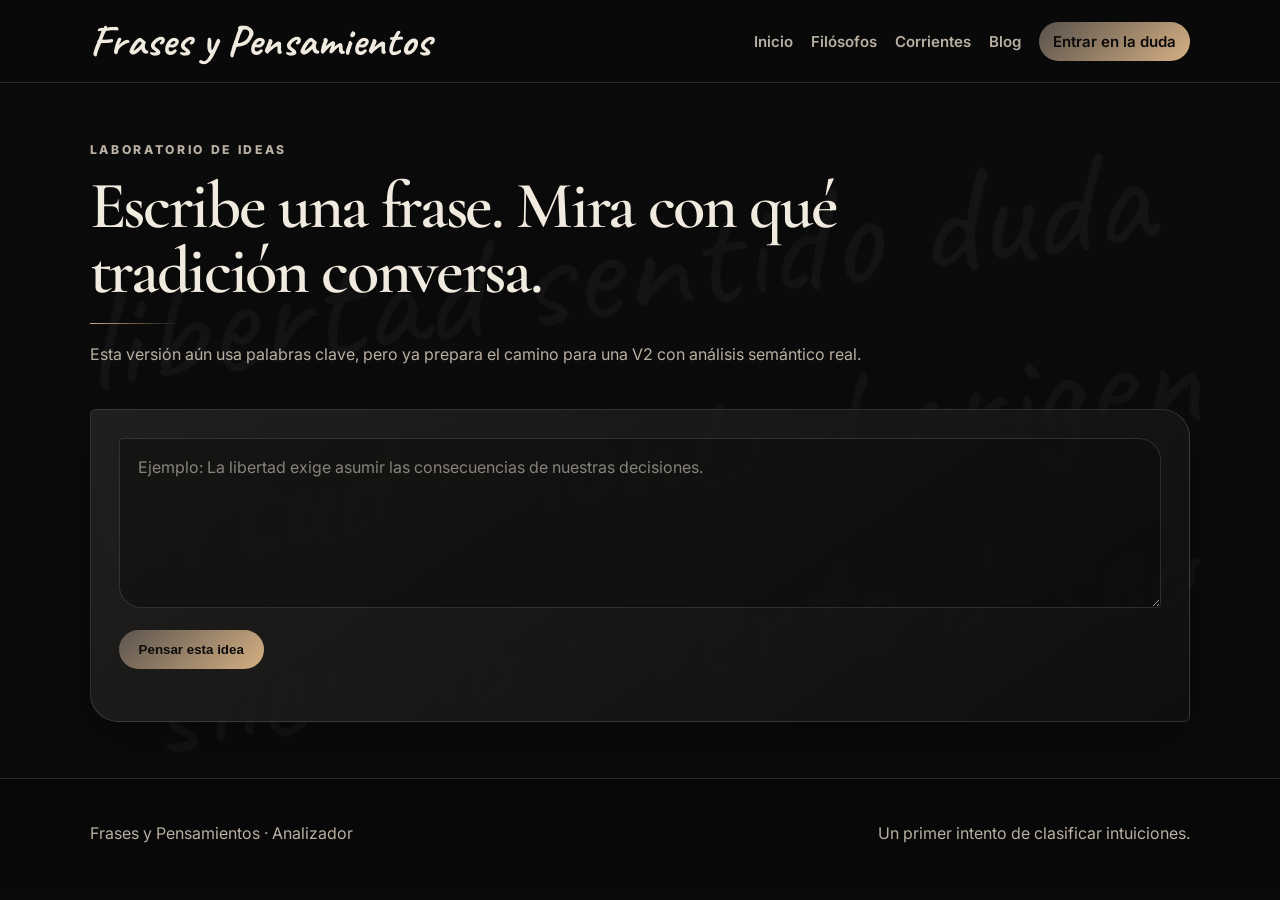
<file: analizador.html>
<!DOCTYPE html><html lang='es'><head><meta charset='UTF-8'><meta name='viewport' content='width=device-width, initial-scale=1.0'><title>Analizador | Frases y Pensamientos</title><link rel='preconnect' href='https://fonts.googleapis.com'><link rel='preconnect' href='https://fonts.gstatic.com' crossorigin><link href='https://fonts.googleapis.com/css2?family=Caveat:wght@500;600;700&family=Cormorant+Garamond:wght@500;600;700&family=Inter:wght@400;500;600;700&display=swap' rel='stylesheet'><link rel='stylesheet' href='styles.css'></head><body><header class='site-header'><a class='brand' href='index.html'>Frases y Pensamientos</a><nav class='nav'><a href='index.html'>Inicio</a><a href='filosofos.html'>Filósofos</a><a href='corrientes.html'>Corrientes</a><a href='blog.html'>Blog</a><a class='active nav-cta' href='analizador.html'>Entrar en la duda</a></nav><button class='menu-btn' id='menuBtn'>☰</button></header><main><section class='page-intro'><p class='eyebrow'>Laboratorio de ideas</p><h1>Escribe una frase. Mira con qué tradición conversa.</h1><p>Esta versión aún usa palabras clave, pero ya prepara el camino para una V2 con análisis semántico real.</p></section><section class='analyzer-panel'><textarea id='phraseInput' placeholder='Ejemplo: La libertad exige asumir las consecuencias de nuestras decisiones.'></textarea><div style='margin-top:18px'><button id='analyzeBtn'>Pensar esta idea</button></div><div id='analysisOutput' class='results' style='margin-top:24px'></div></section></main><footer class='footer'><p>Frases y Pensamientos · Analizador</p><p>Un primer intento de clasificar intuiciones.</p></footer><script src='script.js'></script></body></html>
</file>
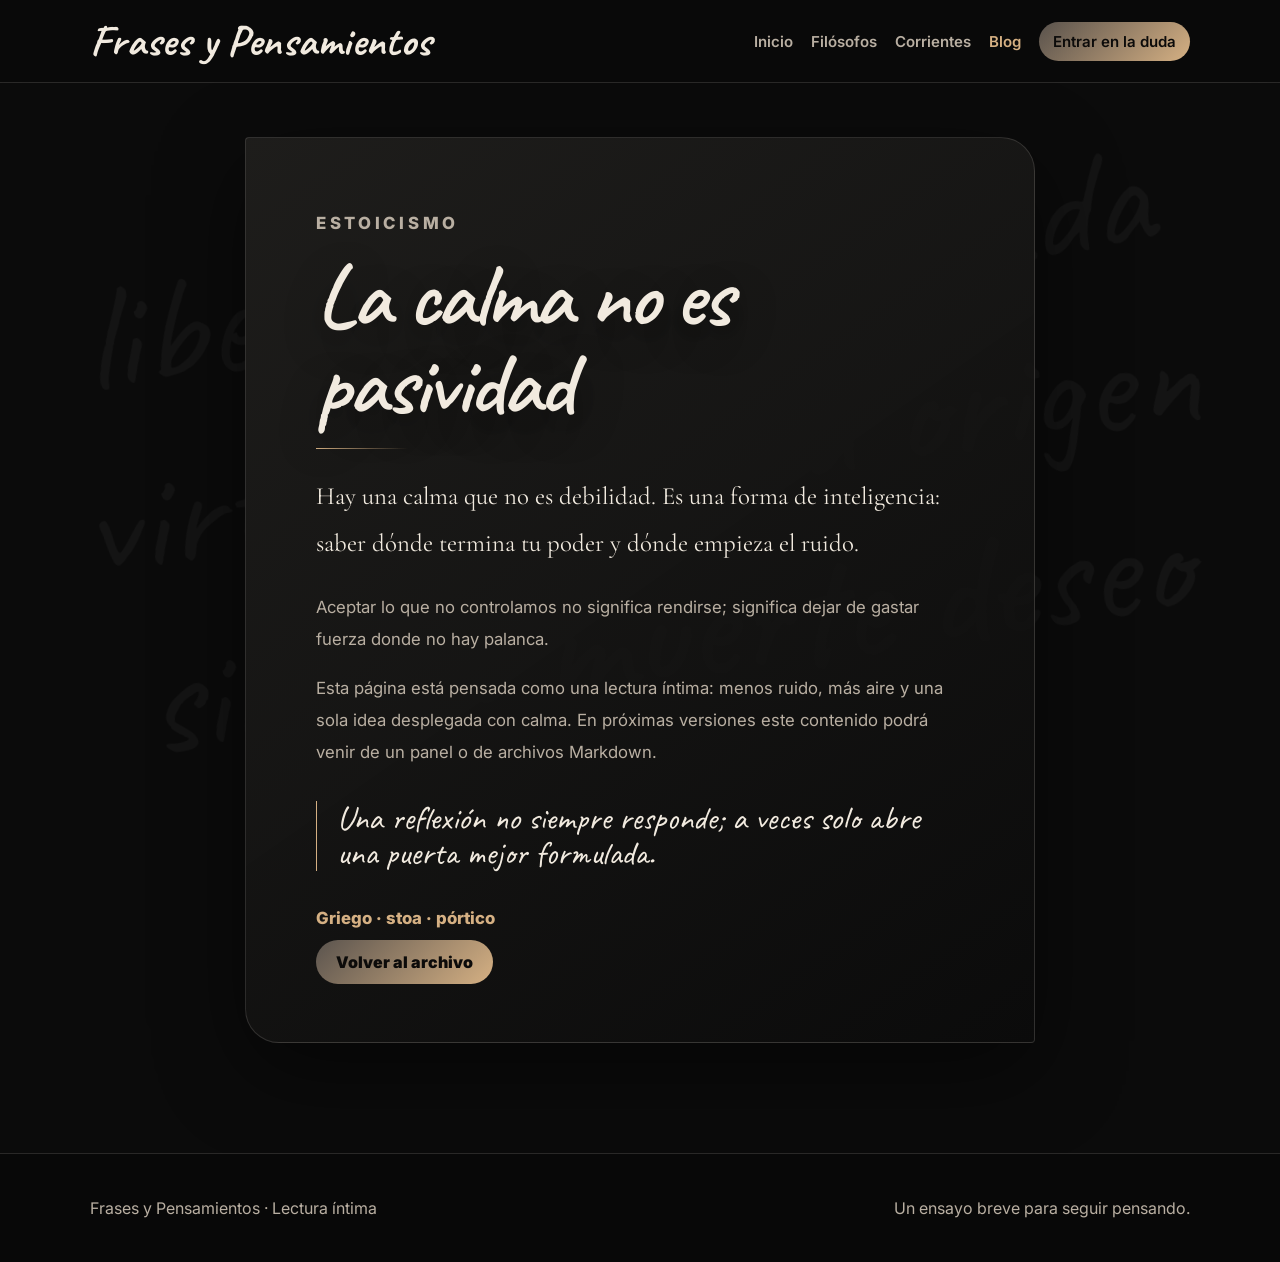
<file: articulo.html>
<!DOCTYPE html>
<html lang="es">
<head>
  <meta charset="UTF-8" />
  <meta name="viewport" content="width=device-width, initial-scale=1.0" />
  <title>Reflexión | Frases y Pensamientos</title>
  <link rel="preconnect" href="https://fonts.googleapis.com">
  <link rel="preconnect" href="https://fonts.gstatic.com" crossorigin>
  <link href="https://fonts.googleapis.com/css2?family=Caveat:wght@500;600;700&family=Cormorant+Garamond:wght@500;600;700&family=Inter:wght@400;500;600;700&display=swap" rel="stylesheet">
  <link rel="stylesheet" href="styles.css" />
</head>
<body>
  <header class="site-header">
    <a class="brand" href="index.html">Frases y Pensamientos</a>
    <nav class="nav">
      <a href="index.html">Inicio</a>
      <a href="filosofos.html">Filósofos</a>
      <a href="corrientes.html">Corrientes</a>
      <a class="active" href="blog.html">Blog</a>
      <a class="nav-cta" href="analizador.html">Entrar en la duda</a>
    </nav>
    <button class="menu-btn" id="menuBtn">☰</button>
  </header>

  <main>
    <article id="articleContent" class="article-shell"></article>
  </main>

  <footer class="footer">
    <p>Frases y Pensamientos · Lectura íntima</p>
    <p>Un ensayo breve para seguir pensando.</p>
  </footer>

  <script src="script.js"></script>
</body>
</html>
</file>
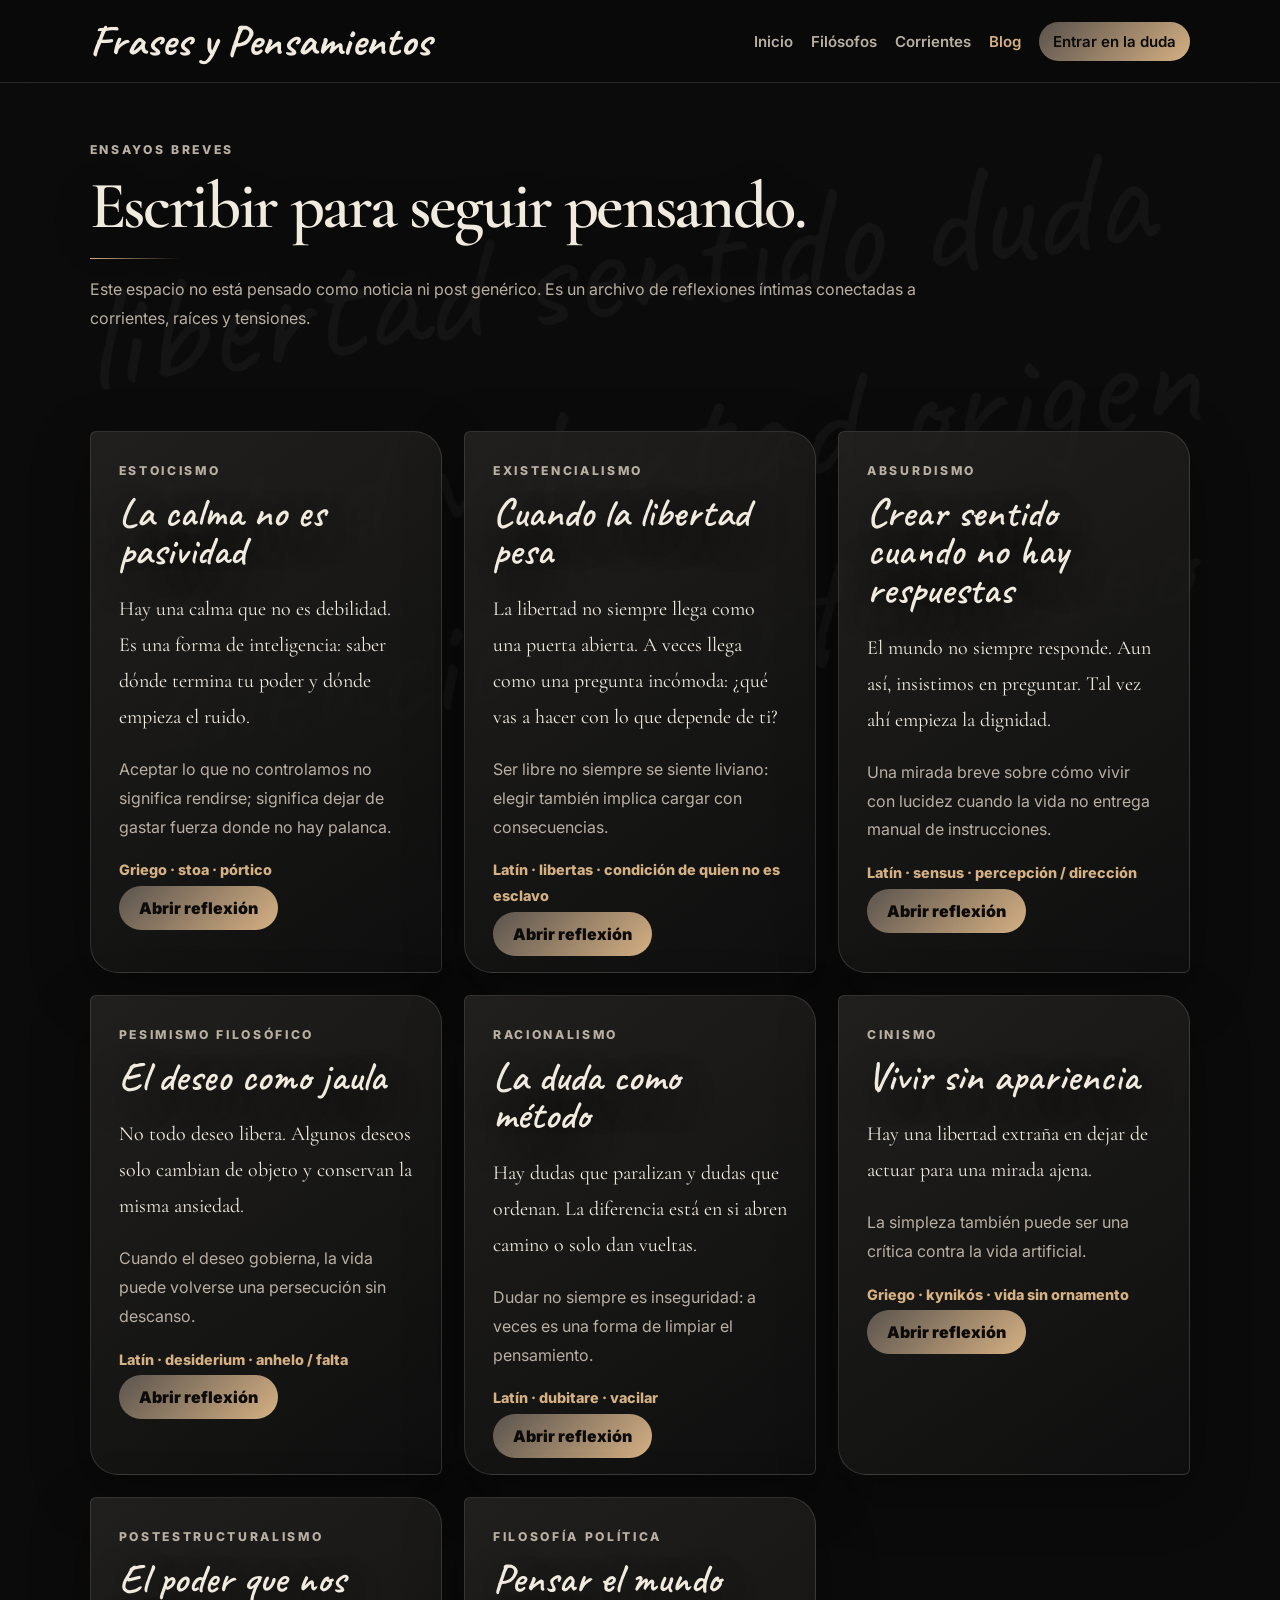
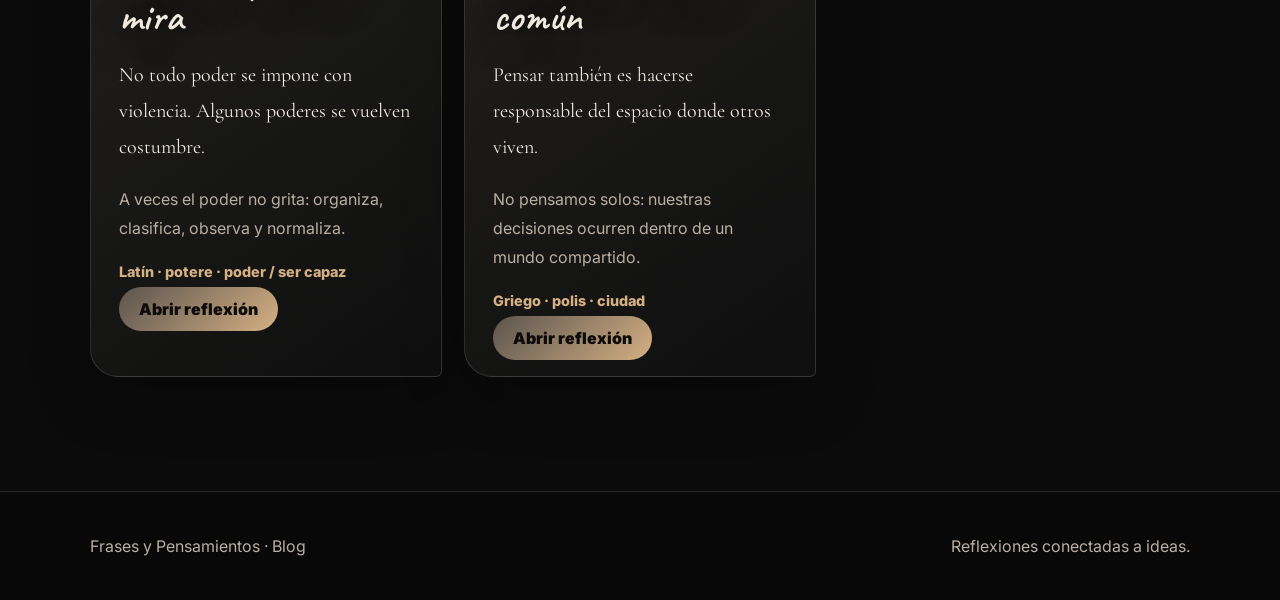
<file: blog.html>
<!DOCTYPE html><html lang='es'><head><meta charset='UTF-8'><meta name='viewport' content='width=device-width, initial-scale=1.0'><title>Blog | Frases y Pensamientos</title><link rel='preconnect' href='https://fonts.googleapis.com'><link rel='preconnect' href='https://fonts.gstatic.com' crossorigin><link href='https://fonts.googleapis.com/css2?family=Caveat:wght@500;600;700&family=Cormorant+Garamond:wght@500;600;700&family=Inter:wght@400;500;600;700&display=swap' rel='stylesheet'><link rel='stylesheet' href='styles.css'></head><body><header class='site-header'><a class='brand' href='index.html'>Frases y Pensamientos</a><nav class='nav'><a href='index.html'>Inicio</a><a href='filosofos.html'>Filósofos</a><a href='corrientes.html'>Corrientes</a><a class='active' href='blog.html'>Blog</a><a class='nav-cta' href='analizador.html'>Entrar en la duda</a></nav><button class='menu-btn' id='menuBtn'>☰</button></header><main><section class='page-intro'><p class='eyebrow'>Ensayos breves</p><h1>Escribir para seguir pensando.</h1><p>Este espacio no está pensado como noticia ni post genérico. Es un archivo de reflexiones íntimas conectadas a corrientes, raíces y tensiones.</p></section><section id='blogGrid' class='blog-grid section'></section></main><footer class='footer'><p>Frases y Pensamientos · Blog</p><p>Reflexiones conectadas a ideas.</p></footer><script src='script.js'></script></body></html>
</file>
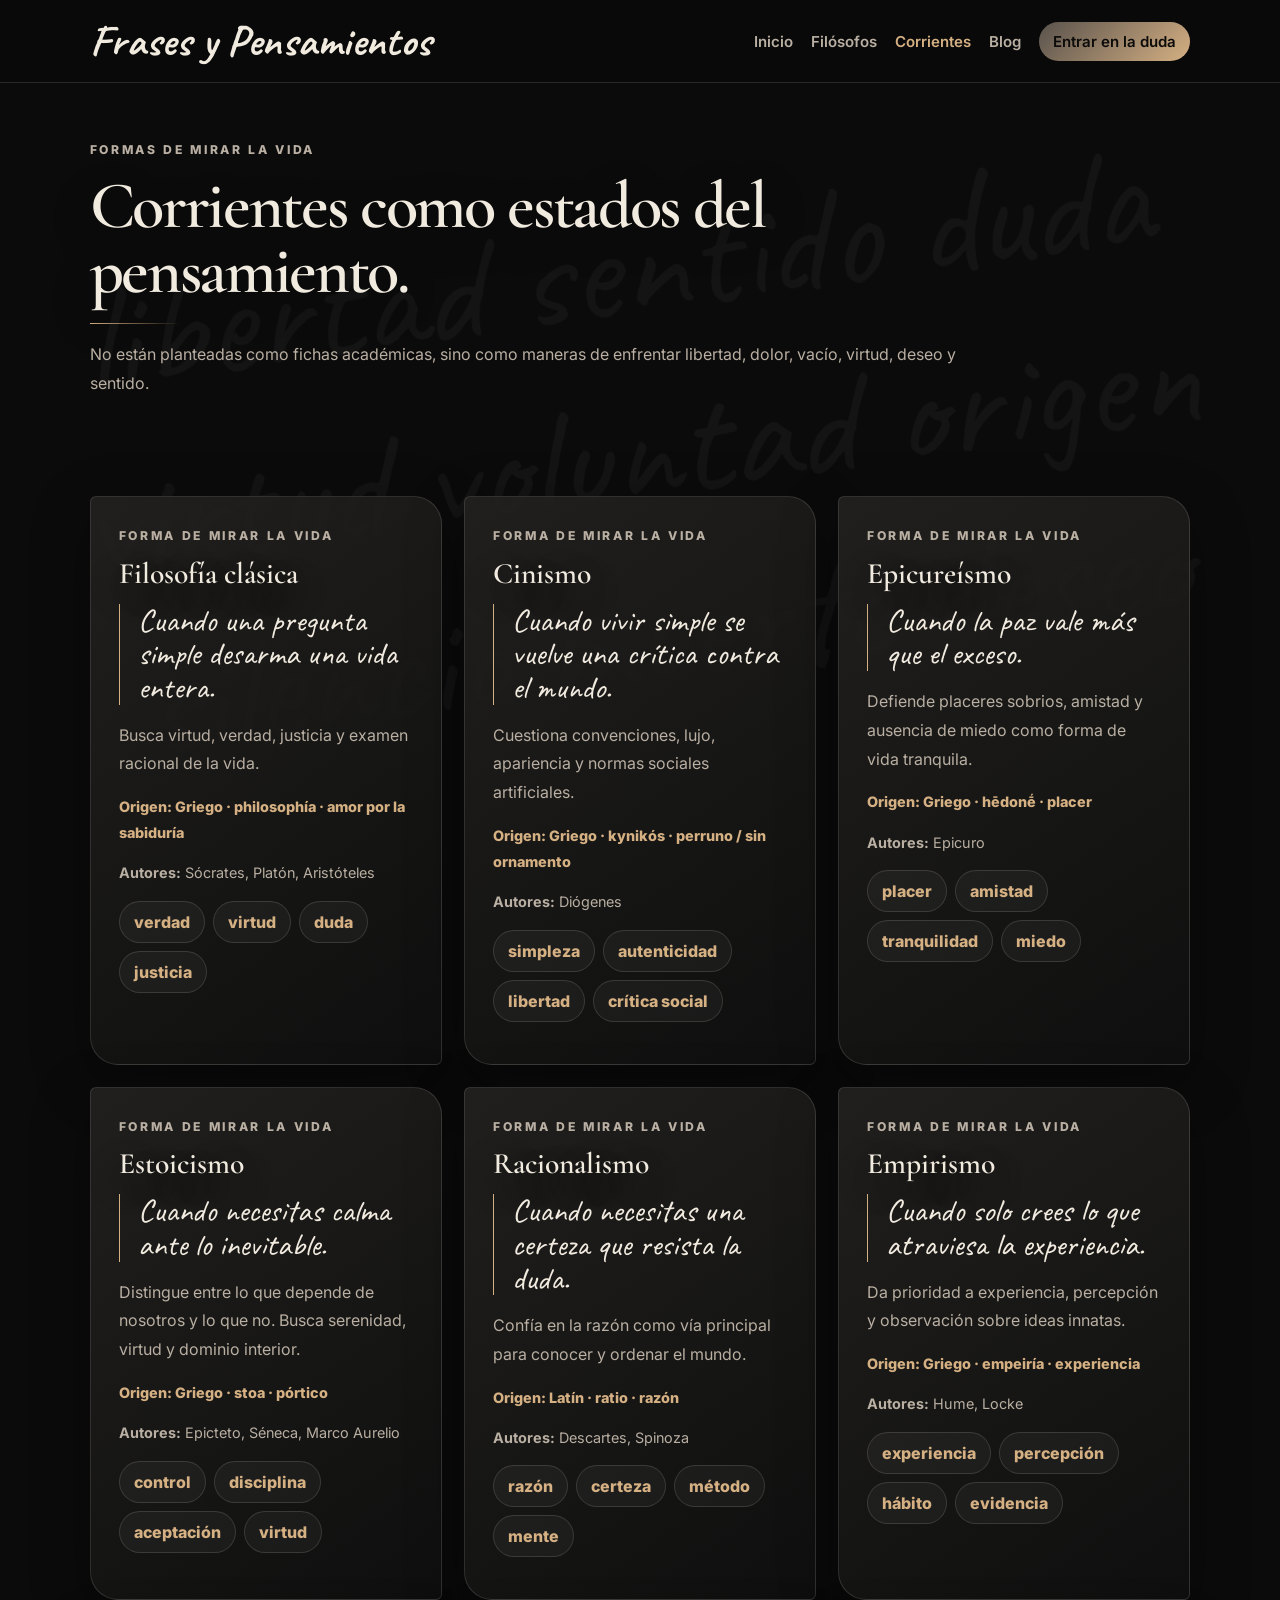
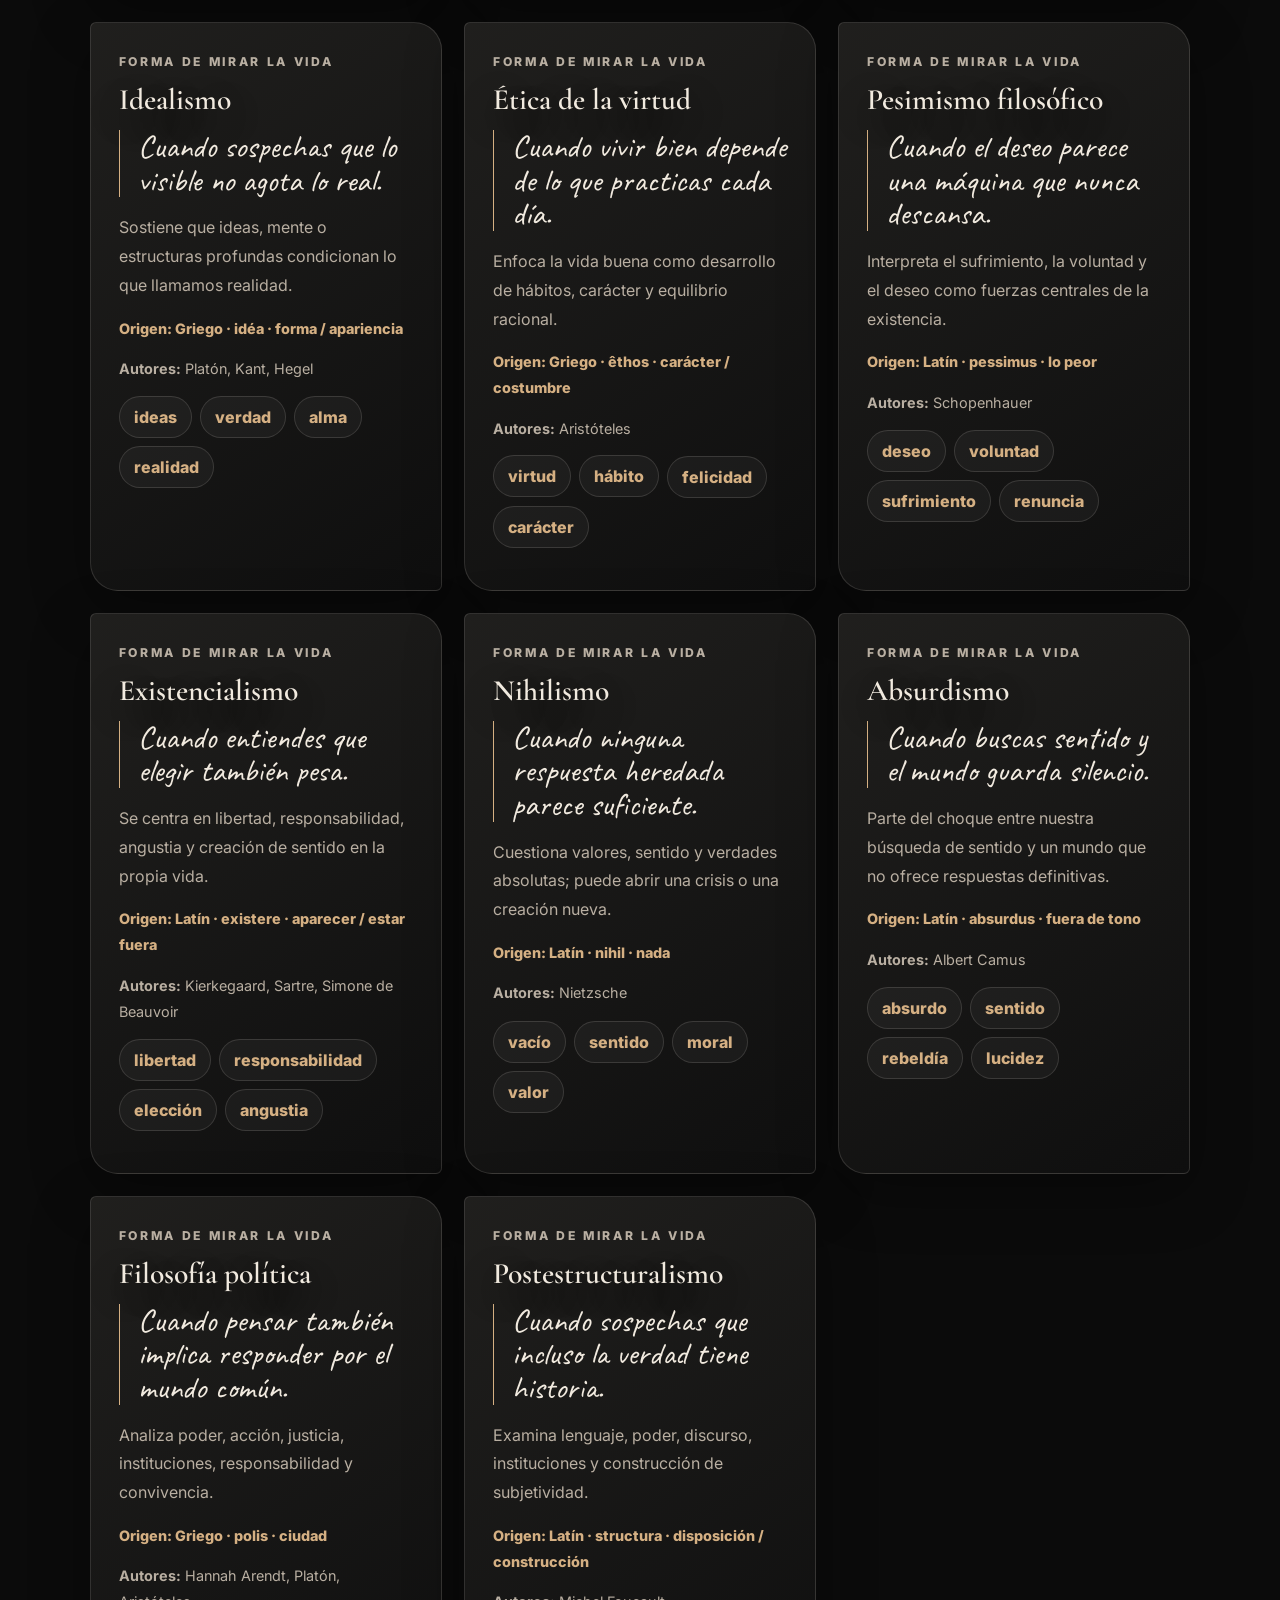
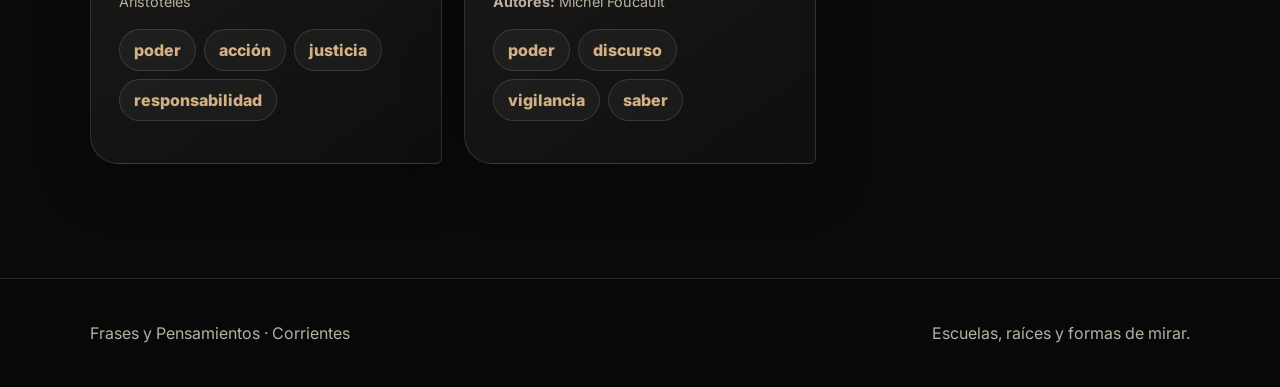
<file: corrientes.html>
<!DOCTYPE html><html lang='es'><head><meta charset='UTF-8'><meta name='viewport' content='width=device-width, initial-scale=1.0'><title>Corrientes | Frases y Pensamientos</title><link rel='preconnect' href='https://fonts.googleapis.com'><link rel='preconnect' href='https://fonts.gstatic.com' crossorigin><link href='https://fonts.googleapis.com/css2?family=Caveat:wght@500;600;700&family=Cormorant+Garamond:wght@500;600;700&family=Inter:wght@400;500;600;700&display=swap' rel='stylesheet'><link rel='stylesheet' href='styles.css'></head><body><header class='site-header'><a class='brand' href='index.html'>Frases y Pensamientos</a><nav class='nav'><a href='index.html'>Inicio</a><a href='filosofos.html'>Filósofos</a><a class='active' href='corrientes.html'>Corrientes</a><a href='blog.html'>Blog</a><a class='nav-cta' href='analizador.html'>Entrar en la duda</a></nav><button class='menu-btn' id='menuBtn'>☰</button></header><main><section class='page-intro'><p class='eyebrow'>Formas de mirar la vida</p><h1>Corrientes como estados del pensamiento.</h1><p>No están planteadas como fichas académicas, sino como maneras de enfrentar libertad, dolor, vacío, virtud, deseo y sentido.</p></section><section id='currentsGrid' class='cards-grid section'></section></main><footer class='footer'><p>Frases y Pensamientos · Corrientes</p><p>Escuelas, raíces y formas de mirar.</p></footer><script src='script.js'></script></body></html>
</file>
<file: styles.css>
:root {
  --bg: #0f0f0f;
  --bg-soft: #191817;
  --text: #f1eadf;
  --muted: #b9afa2;
  --line: rgba(241, 234, 223, 0.14);
  --accent: #a67c52;
  --accent-dark: #d5b083;
  --card: rgba(27, 26, 25, 0.82);
  --shadow: 0 28px 90px rgba(0, 0, 0, 0.48);
}

* { box-sizing: border-box; }
html { scroll-behavior: smooth; }
body {
  margin: 0;
  font-family: 'Inter', system-ui, sans-serif;
  color: var(--text);
  background: #0b0b0b;
  min-height: 100vh;
}

body::before {
  content: 'libertad   sentido   duda   virtud   voluntad   origen   silencio   muerte   deseo';
  position: fixed;
  inset: 0;
  pointer-events: none;
  display: flex;
  align-items: center;
  justify-content: center;
  color: rgba(255,255,255,.035);
  font-family: 'Caveat', cursive;
  font-size: clamp(4rem, 12vw, 12rem);
  line-height: 1.2;
  text-align: center;
  transform: rotate(-8deg);
  mix-blend-mode: screen;
}

img { max-width: 100%; display: block; }
a { color: inherit; text-decoration: none; }

.site-header {
  position: sticky;
  top: 0;
  z-index: 20;
  display: flex;
  align-items: center;
  justify-content: space-between;
  gap: 24px;
  padding: 14px 7vw;
  background: rgba(10, 10, 10, 0.78);
  backdrop-filter: blur(18px);
  border-bottom: 1px solid var(--line);
}

.brand {
  font-family: 'Caveat', cursive;
  font-size: clamp(1.9rem, 3.6vw, 2.7rem);
  font-weight: 700;
  letter-spacing: 0.01em;
  color: var(--text);
}

.nav { display: flex; align-items: center; gap: 18px; font-size: 0.94rem; }
.nav a { color: var(--muted); font-weight: 600; }
.nav a:hover, .nav a.active { color: var(--accent-dark); }
.nav-cta {
  padding: 10px 14px;
  border-radius: 999px;
  background: linear-gradient(135deg, #59524c, #d5b083);
  color: #0c0b0a !important;
}

.menu-btn { display: none; border: 0; background: transparent; color: var(--text); font-size: 1.8rem; }
main { padding: 0 7vw 56px; position: relative; z-index: 1; }

.hero {
  display: grid;
  grid-template-columns: 1.08fr 0.92fr;
  gap: 42px;
  align-items: center;
  min-height: calc(100vh - 80px);
  padding: 42px 0;
}
.compact-hero { min-height: 72vh; padding: 34px 0 24px; }

.eyebrow {
  margin: 0 0 12px;
  color: var(--accent-dark);
  font-size: 0.76rem;
  font-weight: 800;
  text-transform: uppercase;
  letter-spacing: 0.22em;
}

h1, h2, h3 {
  font-family: 'Cormorant Garamond', 'Georgia', serif;
  line-height: 0.98;
  margin: 0;
  font-weight: 600;
  text-shadow: 0 12px 40px rgba(0,0,0,.42);
}
h1 { font-size: clamp(2.9rem, 6vw, 5.7rem); letter-spacing: -0.035em; }
h2 { font-size: clamp(2.1rem, 3.6vw, 3.6rem); letter-spacing: -0.03em; }
h3 { font-size: 1.85rem; }

.hero h1::after, .page-intro h1::after, .article-shell h1::after {
  content: '';
  display: block;
  width: 92px;
  height: 1px;
  margin: 20px 0 0;
  background: linear-gradient(90deg, var(--accent-dark), transparent);
}

.hero-text, .section p, .page-intro p, .card p { color: var(--muted); line-height: 1.8; }
.hero-text { max-width: 700px; font-size: 1.08rem; }

.search-box {
  display: flex;
  gap: 10px;
  margin: 22px 0 16px;
  padding: 8px;
  border: 1px solid var(--line);
  background: rgba(13, 13, 13, 0.72);
  border-radius: 999px;
  box-shadow: var(--shadow);
}
.search-box input {
  flex: 1;
  border: 0;
  outline: 0;
  background: transparent;
  padding: 14px 18px;
  font-size: 1rem;
  color: var(--text);
}
.search-box input::placeholder, textarea::placeholder { color: rgba(241,234,223,.52); }
button, .button {
  border: 0;
  border-radius: 999px;
  padding: 12px 20px;
  background: linear-gradient(135deg, #5b544e, #d5b083);
  color: #0c0b0a;
  font-weight: 900;
  cursor: pointer;
}
button:hover, .button:hover { filter: brightness(1.08); }

.quick-topics { display: flex; flex-wrap: wrap; gap: 9px; margin-top: 8px; }
.quick-topics span, .question-pill, .tag {
  border: 1px solid var(--line);
  border-radius: 999px;
  padding: 10px 14px;
  background: rgba(255,255,255,.04);
  color: var(--accent-dark);
  font-weight: 800;
}

.hero-card { position: relative; }
.hero-card img {
  width: 100%;
  min-height: 540px;
  object-fit: cover;
  border-radius: 8px 46px 8px 46px;
  box-shadow: var(--shadow);
  filter: grayscale(.84) contrast(1.12) brightness(.58);
  border: 1px solid var(--line);
}
.compact-hero .hero-card img { min-height: 420px; max-height: 500px; }
.quote-card {
  position: absolute;
  left: -30px;
  bottom: 28px;
  max-width: 390px;
  padding: 24px;
  background: rgba(14, 14, 14, 0.9);
  backdrop-filter: blur(16px);
  border: 1px solid var(--line);
  border-radius: 3px 24px 3px 24px;
  box-shadow: var(--shadow);
}
.quote-card p { font-family: 'Caveat', cursive; font-size: 2.15rem; line-height: 1.05; margin: 0 0 10px; color: var(--text); }
.quote-card span { color: var(--muted); font-weight: 700; font-size: 0.88rem; }

.section { padding: 58px 0; }
.intro-grid, .cards-grid, .blog-grid, .door-grid { display: grid; grid-template-columns: repeat(3, 1fr); gap: 22px; }
.feature-card, .card, .result-item, .analyzer-panel, .thought-door, .archive-card {
  background: linear-gradient(145deg, rgba(36,35,33,.86), rgba(15,15,15,.9));
  border: 1px solid var(--line);
  border-radius: 6px 28px 6px 28px;
  padding: 28px;
  box-shadow: 0 18px 60px rgba(0, 0, 0, 0.32);
}
.feature-card a, .thought-door a { color: var(--accent-dark); font-weight: 900; }
.path-grid h2 { font-size: clamp(2rem, 3vw, 3rem); }

.question-grid { display: flex; flex-wrap: wrap; gap: 12px; margin-top: 22px; }
.question-pill { transition: transform .35s ease, background .35s ease; }
.question-pill:hover { transform: translateY(-3px); background: rgba(213,176,131,.12); }

.thought-door h3, .archive-card h3, .essay-card h3 { font-family: 'Caveat', cursive; font-size: 2.55rem; line-height: .95; }
.origin { color: var(--accent-dark) !important; font-size: .9rem; font-weight: 800; }
.essay-opening { font-family: 'Cormorant Garamond', serif; font-size: 1.25rem; color: var(--text) !important; }
.current-card blockquote {
  margin: 16px 0;
  padding-left: 18px;
  border-left: 1px solid var(--accent-dark);
  color: var(--text);
  font-family: 'Caveat', cursive;
  font-size: 2rem;
  line-height: 1.05;
}

.split-section { display: grid; grid-template-columns: .8fr 1.2fr; gap: 32px; align-items: start; }
.archive-grid { display: grid; grid-template-columns: repeat(2, 1fr); gap: 16px; }
.map-grid { display: grid; gap: 14px; margin-top: 22px; }
.map-row {
  display: flex;
  align-items: center;
  flex-wrap: wrap;
  gap: 10px;
  padding: 18px;
  border: 1px solid var(--line);
  border-radius: 20px;
  background: rgba(255,255,255,.035);
}
.map-row span { font-weight: 800; color: var(--text); }
.map-row b { color: var(--accent-dark); }

.page-intro { padding: 56px 0 24px; max-width: 900px; }
.page-intro h1 { font-size: clamp(3rem, 5.2vw, 5.4rem); }
.page-tools { margin: 22px 0 34px; max-width: 760px; }
.card img { width: 100%; height: 230px; object-fit: cover; border-radius: 4px 24px 4px 24px; margin-bottom: 20px; filter: grayscale(.92) contrast(1.12) brightness(.66); border: 1px solid var(--line); }
.card-meta { display: flex; flex-wrap: wrap; gap: 8px; margin: 14px 0; }
.small { font-size: .9rem; color: var(--muted); }

.results { display: grid; gap: 14px; margin-top: 18px; }
.result-item h3 { margin-bottom: 8px; }
.result-type { color: var(--accent-dark); font-weight: 900; font-size: .72rem; letter-spacing: .13em; text-transform: uppercase; }

.analyzer-panel textarea {
  width: 100%;
  min-height: 170px;
  border: 1px solid var(--line);
  background: rgba(11,10,10,.42);
  color: var(--text);
  border-radius: 4px 22px 4px 22px;
  padding: 18px;
  outline: 0;
  font-family: 'Inter', system-ui, sans-serif;
  font-size: 1rem;
  resize: vertical;
}
.score-list { display: grid; gap: 12px; margin-top: 22px; }
.score-row { background: rgba(255,255,255,.04); border: 1px solid var(--line); padding: 16px; border-radius: 18px; }
.score-bar { height: 9px; background: rgba(238,226,208,.1); border-radius: 99px; overflow: hidden; margin-top: 10px; }
.score-fill { height: 100%; background: var(--accent-dark); border-radius: 99px; }

.article-shell {
  max-width: 790px;
  margin: 54px auto;
  padding: clamp(28px, 6vw, 70px);
  background: linear-gradient(145deg, rgba(32,31,29,.9), rgba(12,12,12,.92));
  border: 1px solid var(--line);
  border-radius: 4px 34px 4px 34px;
  box-shadow: var(--shadow);
}
.article-shell h1 { font-family: 'Caveat', cursive; font-size: clamp(3.2rem, 7vw, 6rem); }
.article-shell p { color: var(--muted); line-height: 1.9; font-size: 1.05rem; }
.article-lead { font-family: 'Cormorant Garamond', serif; color: var(--text) !important; font-size: 1.55rem !important; }
.article-shell blockquote { margin: 32px 0; padding-left: 20px; border-left: 1px solid var(--accent-dark); font-family: 'Caveat', cursive; font-size: 2.1rem; line-height: 1.05; }

.fade-in { animation: fadeIn .8s ease both; }
@keyframes fadeIn { from { opacity: 0; transform: translateY(12px); } to { opacity: 1; transform: translateY(0); } }

.footer {
  position: relative;
  z-index: 1;
  border-top: 1px solid var(--line);
  padding: 28px 7vw;
  color: var(--muted);
  display: flex;
  justify-content: space-between;
  gap: 20px;
  background: rgba(8,8,8,.76);
}

@media (max-width: 900px) {
  .menu-btn { display: block; }
  .nav {
    display: none;
    position: absolute;
    top: 72px;
    left: 7vw;
    right: 7vw;
    flex-direction: column;
    align-items: flex-start;
    padding: 18px;
    background: var(--bg-soft);
    border: 1px solid var(--line);
    border-radius: 22px;
    box-shadow: var(--shadow);
  }
  .nav.open { display: flex; }
  .hero, .split-section { grid-template-columns: 1fr; min-height: auto; }
  .compact-hero { min-height: auto; }
  .hero-card img, .compact-hero .hero-card img { min-height: 300px; }
  .quote-card { position: static; margin-top: 16px; max-width: none; }
  .intro-grid, .cards-grid, .blog-grid, .door-grid, .archive-grid { grid-template-columns: 1fr; }
  .search-box { border-radius: 24px; flex-direction: column; }
  .footer { flex-direction: column; }
}
</file>
